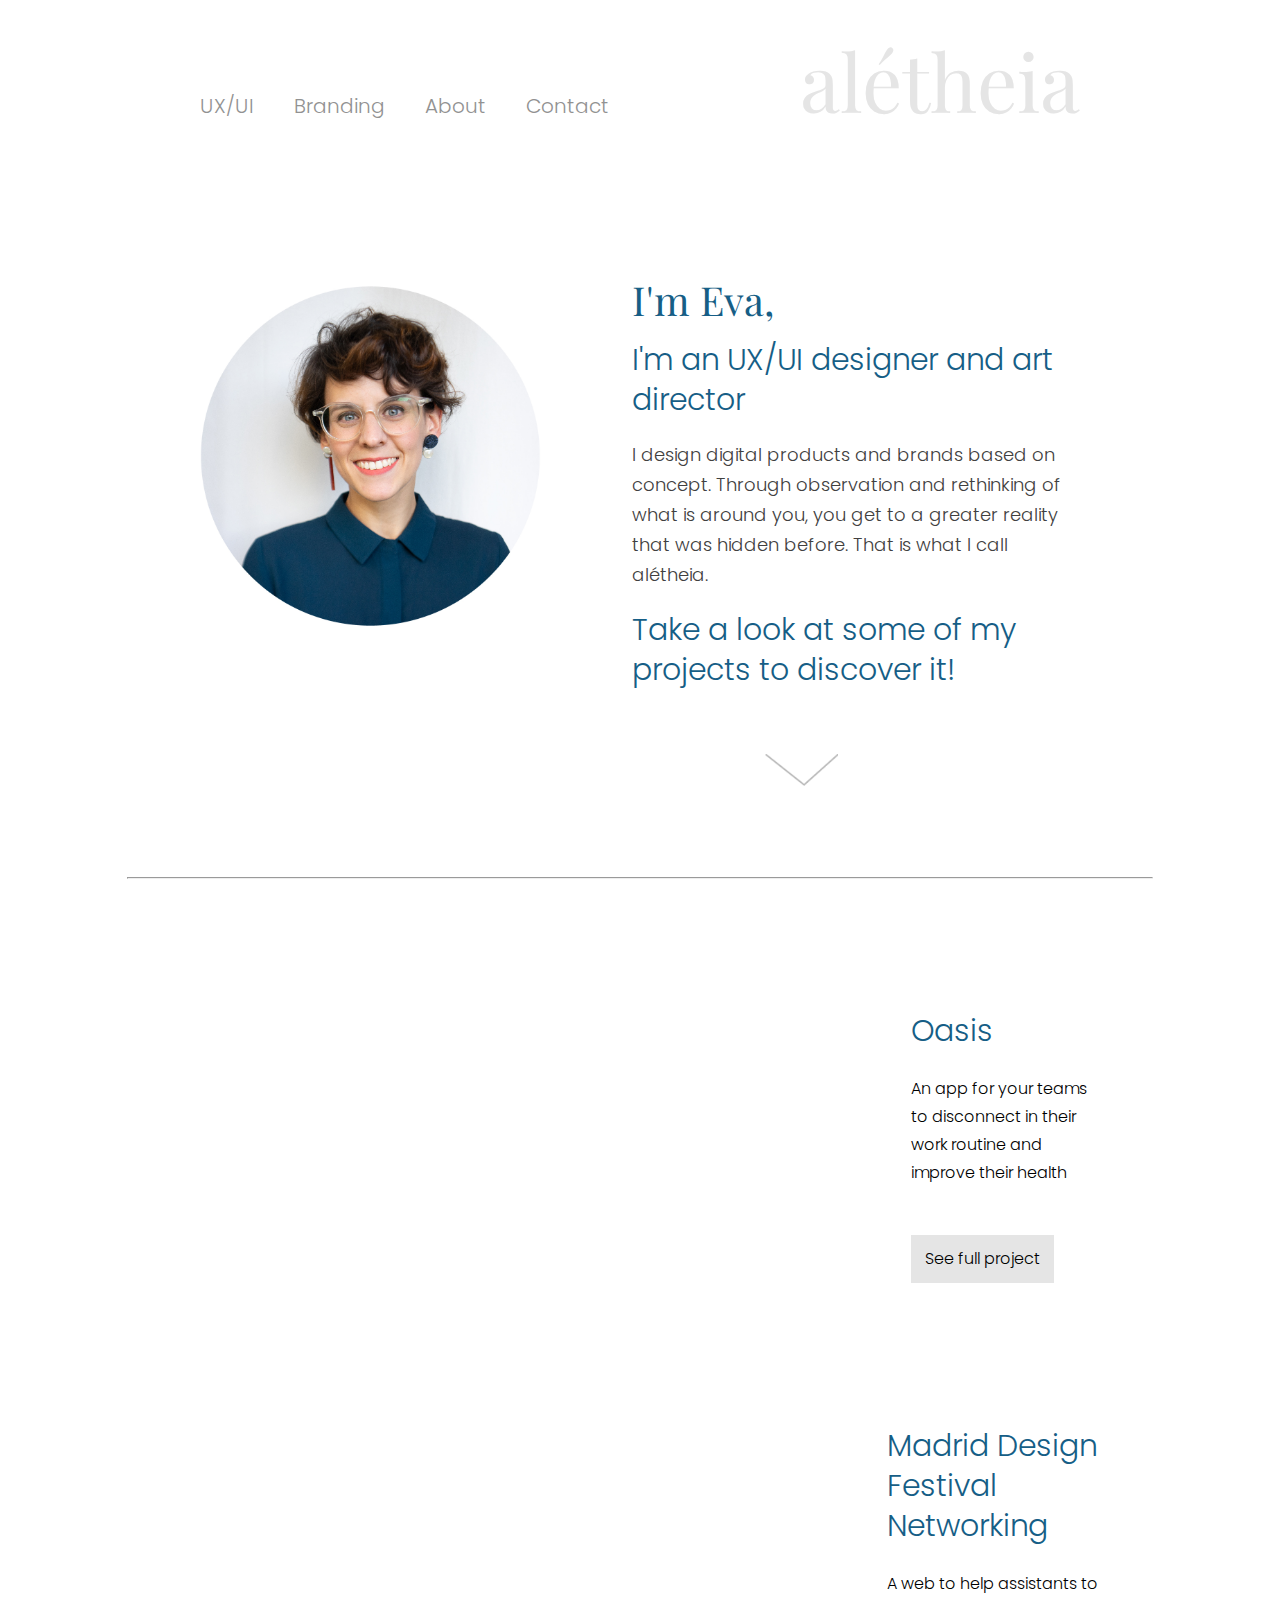
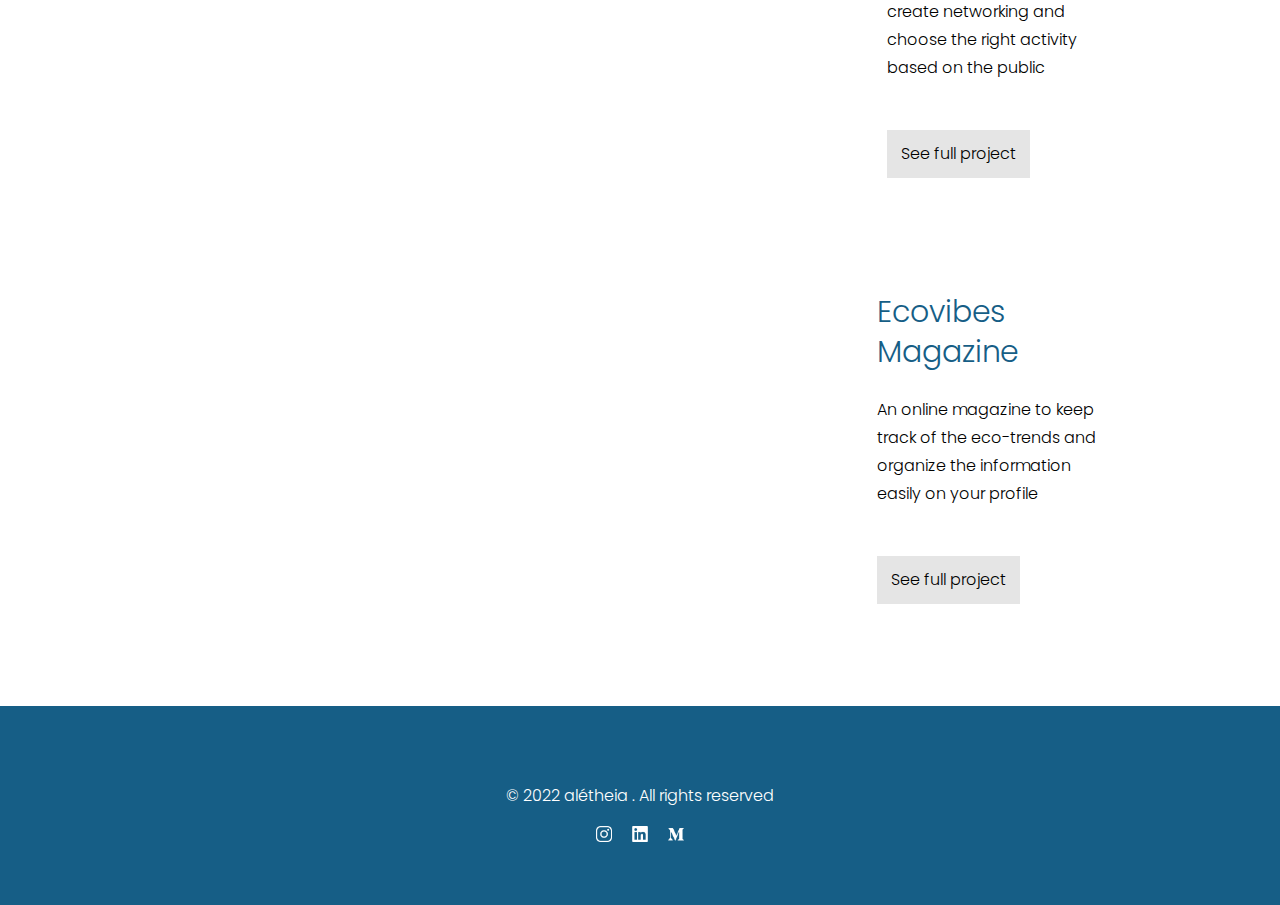
<file: index.html>
<!DOCTYPE html>
<html lang="en">

<head>
    <meta charset="UTF-8">
    <meta http-equiv="X-UA-Compatible" content="IE=edge">
    <meta name="viewport" content="width= , initial-scale=1.0">
    <title>Document</title>
    <link rel="stylesheet" href="css/reset.css">
    <link rel="stylesheet" href="style.css">
    <link rel="preconnect" href="https://fonts.googleapis.com">
    <link rel="preconnect" href="https://fonts.gstatic.com" crossorigin>
    <link href="https://fonts.googleapis.com/css2?family=Hubballi&family=Playfair+Display:wght@500&display=swap"
        rel="stylesheet">
    <link rel="preconnect" href="https://fonts.googleapis.com">
    <link rel="preconnect" href="https://fonts.gstatic.com" crossorigin>
    <link
        href="https://fonts.googleapis.com/css2?family=Playfair+Display:wght@400;500&family=Poppins:wght@100;300;500&display=swap"
        rel="stylesheet">
        <link href="https://unpkg.com/aos@2.3.1/dist/aos.css" rel="stylesheet">

</head>

<body>
    <nav class="navegacion">
        <div class="links">
            <a href="https://medium.com/@evaff91">UX/UI</a>
            <a href="https://www.aletheiadesign.com">Branding</a>
            <a href="https://aletheiadesign.com/about-me">About</a>
            <a href="">Contact</a>

        </div>
        <a href="index.html"> <h1>alétheia</h1> </a> 
        
    </nav>



    <div class="header">
        <img class="foto-eva" src="./images/foto-eva.jpg" alt="foto-eva">
        <div>
            <div  id="text-header">
                <h5> I'm Eva,</h5>
        
                    <h2> I'm an UX/UI designer and art director</h2>
                <h4>I design digital products and brands based on concept. Through observation and rethinking of what is
                    around you, you get to a greater reality that was hidden before. That is what I call alétheia.
                </h4>
                <h3>Take a look at some of my projects to discover it!</h3>

            </div>
            <div class="container-flecha">
                <div>
                    <img src="./images/flecha.png" alt="flecha">

                </div>
            </div>
        </div>
    </div>
<hr>
</body>

<section class="container-section container-margin">
    <article class="article-img">
        <img data-aos="fade-down-right" class=imagen-oasis src="./images/Oasis.png" alt="proyecto1">
    </article>
    <article class="project">
        <h3>Oasis</h3>
        <p>An app for your teams to disconnect in their work routine and improve their health</p>
        <a href="www.medium.com">
            <button>
                See full project
            </button>
        </a>
    </article>
</section>

<section class="container-section container-margin">
    <article class="article-img">
        <img data-aos="fade-up-right" class=imagen-mdf src="./images/MDF.png" alt="proyecto2">
    </article>
    <article class="project">
        <h3>Madrid Design Festival Networking</h3>
        <p>A web to help assistants to create networking and choose the right activity based on the public</p>
        <a href="www.medium.com">
            <button>
                See full project
            </button>
        </a>
    </article>
</section>

<section class="container-section container-margin">
    <article class="article-img">
        <img data-aos="fade-down-right" class=imagen-ecovibes src="./images/ecovibes.png" alt="proyecto3">
    </article>
    <article class="project">
        <h3>Ecovibes Magazine</h3>
        <p>An online magazine to keep track of the eco-trends and organize the information easily on your profile</p>
        <a href="www.medium.com">
            <button>
                See full project
            </button>
        </a>
    </article>
</section>

<footer>
    <div class=text-footer>
      <p> © 2022 alétheia . All rights reserved</p>
      
      <div id="trampa">
        <ul class="container-mediums">
          <li class=logo-rrss><a href="http://www.instagram.com/evaff91"><img src="./images/rrss-25.png" alt="instagram"></a></li>
          <li class=logo-rrss><a href="https://www.linkedin.com/in/eva-fernandez-diseno/"><img src="./images/rrss-26.png" alt="medium"></a></li>
          <li class=logo-rrss><a href="https://medium.com/@evaff91"><img src="./images/rrss-27.png" alt="linkedin"></a></li>
          
        </ul>
      </div>
    </div>
  </footer>
  <script src="https://unpkg.com/aos@2.3.1/dist/aos.js"></script>
  <script>
    AOS.init();
  </script>
</html>
</file>
<file: style.css>
h1{
    font-family: 'Playfair Display', serif;
    font-size: 80px;
    color: #E5E5E5;
    font-weight: 400;
}

h1:hover {
  color: #165E86;
}

h2{
    font-family: 'poppins';
    font-weight: 300;
    font-size: 30px;
    line-height: 40px;
  ;
    color: #165E86;
}

h3{
font-family: 'poppins';
font-weight: 300;
font-size: 30px;
max-width: 500px;
line-height: 40px;
text-align: left;
color: #165E86;
}

h4 {
    font-family: 'poppins';
font-weight: 300;
font-size: 18px;
max-width: 500px;
line-height: 30px;
text-align: left;
color: rgb(65, 64, 64);
}

h5 {
    font-family: 'Playfair Display', serif;
    font-weight: 300;
    line-height: 80px;
    font-size: 40px;
    line-height: 40px;
    color: #165E86;  
}
a{
    text-decoration: none;
    color: rgb(146, 146, 146);
  
}

a:hover {
  color: #165E86;
}

.cabecera {
    padding-top: 60px;
    display: flex;
    flex-direction: column;
    align-items: center;
    gap: 20px;
}

.header {
    display: flex;
   padding: 80px 200px 80px 200px;
   
    gap: 80px;
    align-items: flex-start;
  
    margin: 0 auto;
  ; 

}



.header img{
  width: 40%;
}

#text-header{

    display: flex;
    flex-direction: column;
    gap: 20px;
}

hr {
  width: 80%;
  color: #165E86;
  margin-bottom: 80px;
}

.navegacion{

    display: flex;
    justify-content: space-between;
    padding: 40px 200px 80px 200px;
    align-items: baseline;
    
}

.links  {
    display: flex;
    gap: 40px;
}

.links a{
font-family: 'poppins';
font-weight: 300;
font-size: 20px;
text-align: left;

}

.container-section {
    display: flex;
    align-items: center;
    gap: 24px;
    margin: 20px 100px 80px 100px;
    max-width: 100%;
  }

  .article-img {
    padding: 20px 100px;
    max-width: 60%;
  }

  .project {
    padding-left: 16px;
    padding-right: 80px;
  }

  #text-header img{
    width: 20px;
    margin: 0 auto;
    display: block;
    gap: 20px;
  }
  
  .project p {
    font-style: normal;
    font-family: 'poppins';
    font-weight: 300;
    font-size: 16px;
    line-height: 28px;
    /* or 140% */
    color: #000000;
    margin: 24px 0;
  }
  
  .project button {
    
    padding: 0 14px;
    background-color: #E5E5E5;
    font-style: normal;
    font-weight: 300;
    font-size: 16px;
    line-height: 28px;
    font-family: 'poppins';
    height: 48px;
    margin-top: 24px;
    border-radius: none;
    cursor: pointer;
    border-style: none;
  }

.project button:hover {
  background-color: #165E86;
  color: white;
}


.container-flecha {
    display: flex;
   justify-content: center;
   margin-top: 64px;
}

  .container-flecha div{

max-width: 80%;
  }

  .imagen-oasis {
      max-width: 100%;
  }
  .imagen-mdf {
    max-width: 100%;
}
  .imagen-ecovibes {
    
    max-width: 100%;
  }

  footer {
    padding: 60px 200px 60px 200px;
    background-color: #165E86;
    
  }
  
  footer div p {
    font-family: 'poppins';
    font-style: normal;
    font-weight: 300;
    font-size: 16px;
    line-height: 60px;
    /* or 140% */
    color: white;
    max-width: 555px;
    text-align: center;
  }
  
  .text-footer {
    display: flex;
    flex-direction: column;
    align-items: center;
  }
  
.logo-rrss {
  width: 100%;
}
  
.container-mediums img {
width: 100%;

}
  .container-mediums {
    display: flex;
    align-items: baseline;
    justify-content: space-between;
    justify-items: flex-end;
    width: 10%;
    gap: 20px;
  }
  


  #trampa {
    display: flex;
    justify-content: center;
  }
</file>
